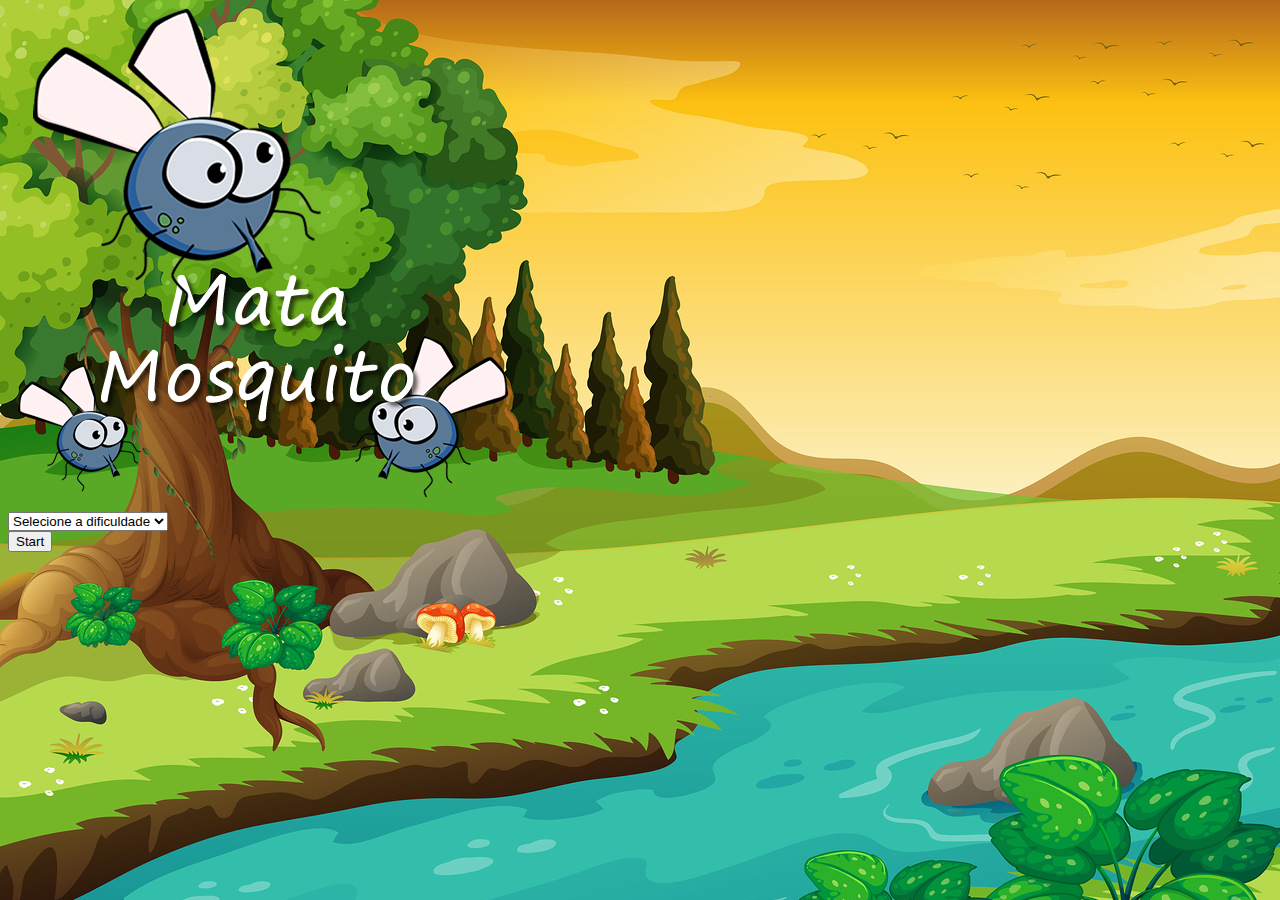
<file: index.html>
<!DOCTYPE html>
<html lang="en">
<head>
    <meta charset="UTF-8">
    <meta http-equiv="X-UA-Compatible" content="IE=edge">
    <meta name="viewport" content="width=device-width, initial-scale=1.0">
    <title>Menu</title>

    <link rel="stylesheet" href="https://cdn.jsdelivr.net/npm/bootstrap@5.2.1/dist/css/bootstrap.min.css" rel="stylesheet" integrity="sha384-iYQeCzEYFbKjA/T2uDLTpkwGzCiq6soy8tYaI1GyVh/UjpbCx/TYkiZhlZB6+fzT" crossorigin="anonymous">
    <link rel="stylesheet" href="estilo.css">

    <script>
        function iniciarJogo(){
            if(document.getElementById('nivel').value != ''){
                var nivel = document.getElementById('nivel').value
                alert('Você escolheu o nivel ' + nivel +'!')
                window.location.href = "app.html?" + nivel 
            }
            else{
                alert('Por favor, escolha uma dificuldade.')
            }

        }
    </script>
    
</head>
<body>
    <div class="container">
        <div class="row">
            <div class="col">
                <div class="d-flex justify-content-center">
                    <img src="imagens/game.png" alt="">
                </div>
            </div>
        </div>

        <div class="row">
            <div class="col">
                <div class="d-flex justify-content-center">
                    <div class="mb-2">
                        <select id="nivel">
                            <option value="">Selecione a dificuldade</option>
                            <option value="normal">Normal</option>
                            <option value="difícil">Dificil</option>
                            <option value="impossivel">Impossível</option>
                        </select>
                    </div>
                </div>
            </div>
        </div>

        <div class="row">
            <div class="col">
                <div class="d-flex justify-content-center">
                    <button class="btn btn-danger btn-lg" onclick="iniciarJogo()">Start</button>
                </div>
            </div>
        </div>

    </div>

        
    
    
</body>
</html>
</file>
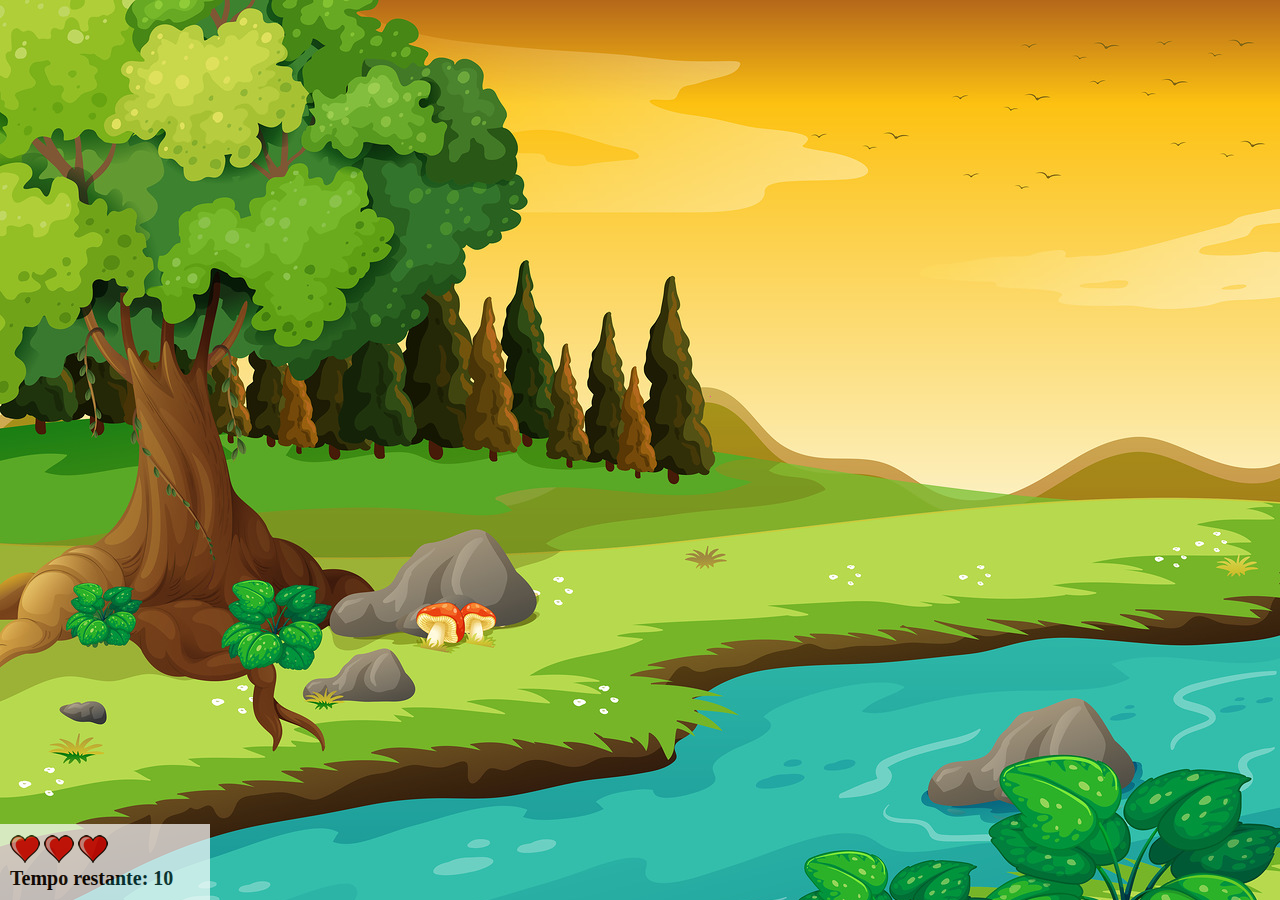
<file: app.html>
<!DOCTYPE html>
<html lang="en">
<head>
    <meta charset="UTF-8">
    <script src="jogo.js"></script>
    <link rel="stylesheet" href="estilo.css">
    <title>Document</title>
</head>
<body onresize="ajustarTelaJogo()">

    <div id="painel">
        <div id="vidas">
            <img id="v1" src="imagens/coracao_cheio.png" alt="">
            <img id="v2" src="imagens/coracao_cheio.png" alt="">
            <img id="v3" src="imagens/coracao_cheio.png" alt="">
        </div>
        <div id="tempo">Tempo restante: <span id="cronometro"></span></div>
    </div>

    <script>
        document.getElementById('cronometro').innerHTML = tempo

        var criaMosquito = setInterval(function(){
            posicaoRandomica()
        }, criaMosquitoTempo) 
    </script>
</body>
</html>
</file>
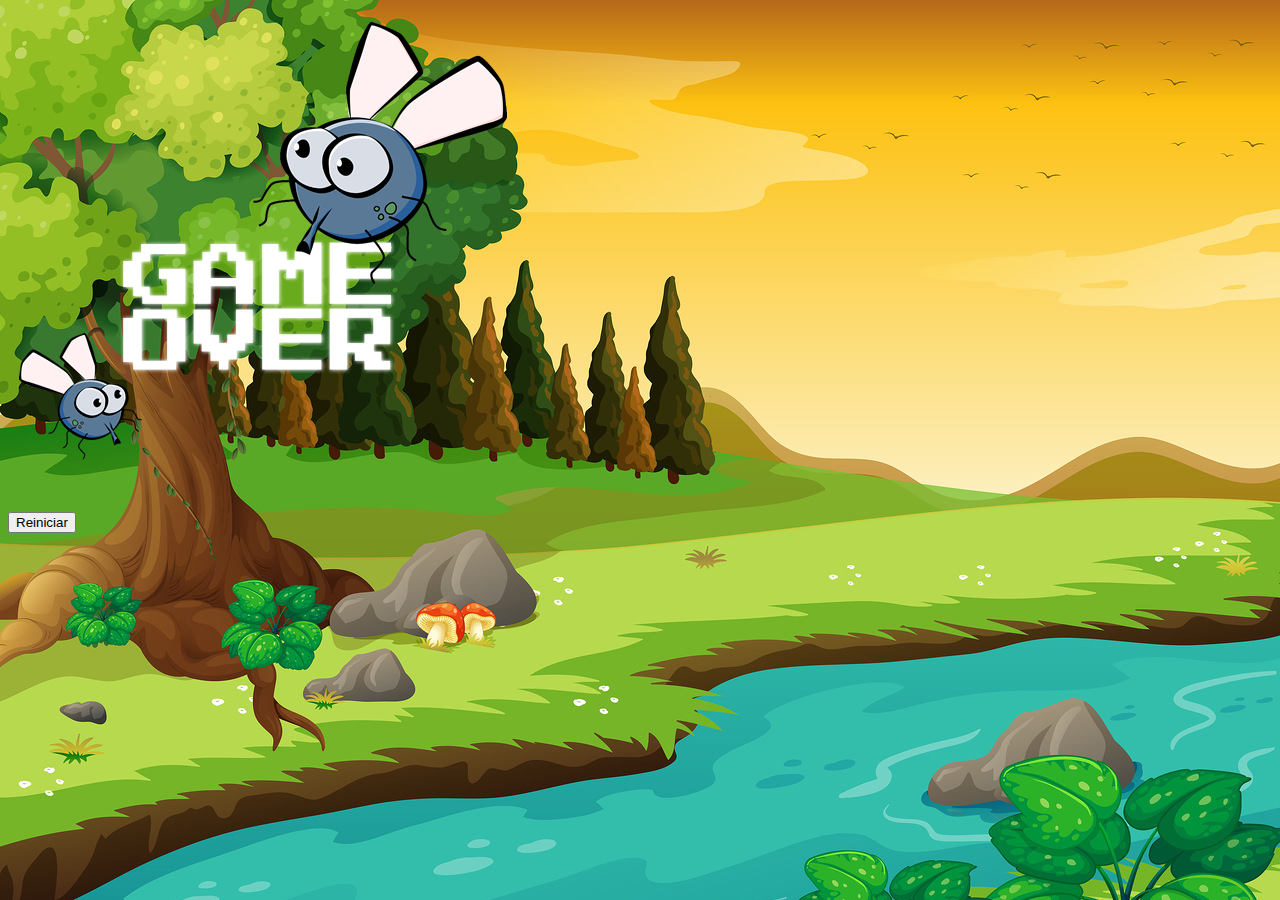
<file: fim_de_jogo.html>
<!DOCTYPE html>
<html lang="en">
<head>
    <meta charset="UTF-8">
    <meta http-equiv="X-UA-Compatible" content="IE=edge">
    <meta name="viewport" content="width=device-width, initial-scale=1.0">
    <title>GameOver</title>

    <link rel="stylesheet" href="https://cdn.jsdelivr.net/npm/bootstrap@5.2.1/dist/css/bootstrap.min.css" rel="stylesheet" integrity="sha384-iYQeCzEYFbKjA/T2uDLTpkwGzCiq6soy8tYaI1GyVh/UjpbCx/TYkiZhlZB6+fzT" crossorigin="anonymous">
    <link rel="stylesheet" href="estilo.css">
    
</head>
<body>
    <div class="container">
        <div class="row">
            <div class="col">
                <div class="d-flex justify-content-center">
                    <img src="imagens/game_over.png" alt="">
                </div>
            </div>
        </div>

        <div class="row">
            <div class="col">
                <div class="d-flex justify-content-center">
                    <button class="btn btn-dark btn-lg" onclick="window.location.href = 'index.html'">Reiniciar</button>
                </div>
            </div>
        </div>
    </div>
    
</body>
</html>
</file>
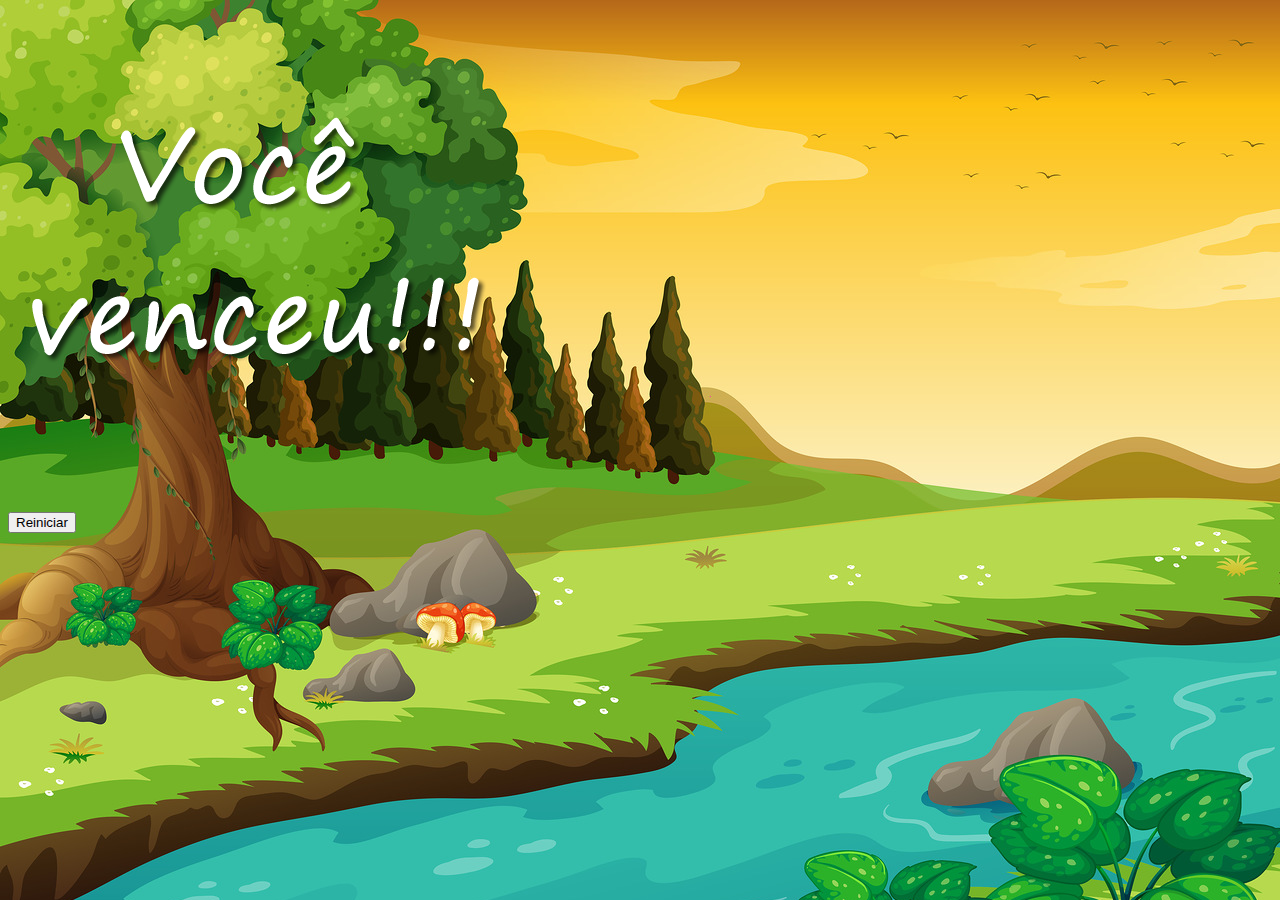
<file: vitoria.html>
<!DOCTYPE html>
<html lang="en">
<head>
    <meta charset="UTF-8">
    <meta http-equiv="X-UA-Compatible" content="IE=edge">
    <meta name="viewport" content="width=device-width, initial-scale=1.0">
    <title>GameOver</title>

    <link rel="stylesheet" href="https://cdn.jsdelivr.net/npm/bootstrap@5.2.1/dist/css/bootstrap.min.css" rel="stylesheet" integrity="sha384-iYQeCzEYFbKjA/T2uDLTpkwGzCiq6soy8tYaI1GyVh/UjpbCx/TYkiZhlZB6+fzT" crossorigin="anonymous">
    <link rel="stylesheet" href="estilo.css">
    
</head>
<body>
    <div class="container">
        <div class="row">
            <div class="col">
                <div class="d-flex justify-content-center">
                    <img src="imagens/vitoria.png" alt="">
                </div>
            </div>
        </div>

        <div class="row">
            <div class="col">
                <div class="d-flex justify-content-center">
                    <button class="btn btn-dark btn-lg" onclick="window.location.href = 'index.html'">Reiniciar</button>
                </div>
            </div>
        </div>
    </div>
    
</body>
</html>
</file>
<file: estilo.css>
html  {
    cursor: url(./imagens/mata_mosca.png) 30 30, auto;
}

body  {
    background-image: url(imagens/bg.jpg);
    background-repeat: no-repeat;
    background-size: 100%;
}

.mosquito1  {
    width: 40px;
    height: 40px;
}

.mosquito2  {
    width: 70px;
    height: 70px;
}

.mosquito3  {
    width: 90px;
    height: 90px;
}

.ladoA  {
    transform: scaleX(1);
}

.ladoB  {
    transform: scaleX(-1);
}

#painel  {
    position: absolute;
    bottom: 0px;
    width: 190px;
    padding: 10px;
    border-top: solid 1px white;
    background-color: white;
    opacity: 0.7;
    left: 0px;
}

#vidas  {
    float: left;
}

#tempo  {
    float: left;
    font-size: 20px;
    font-weight: bold;
}
</file>
